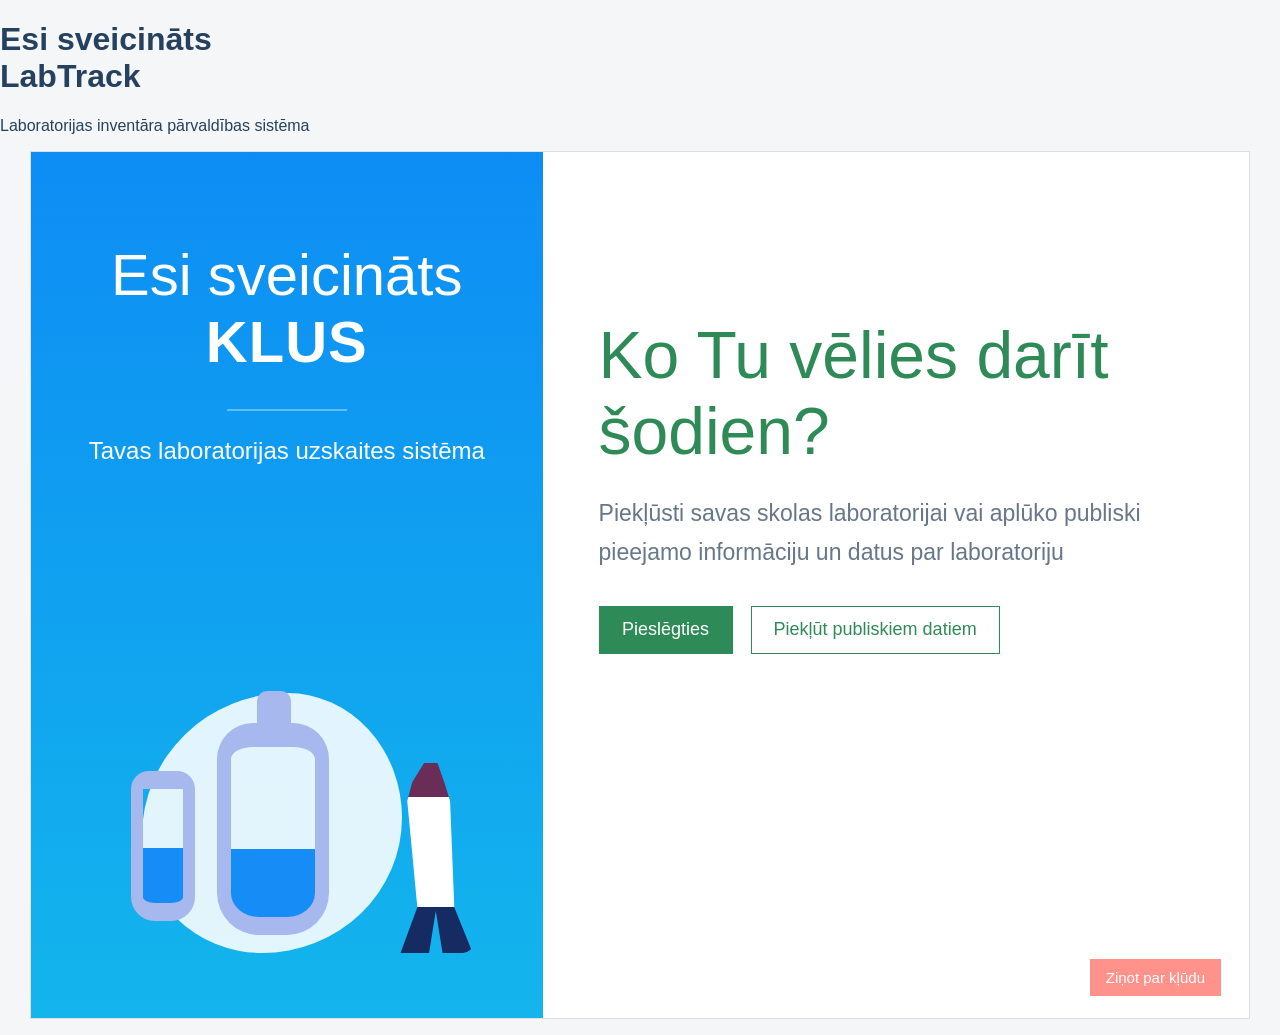
<file: index.html>
<!DOCTYPE html>
<html lang="lv">
<head>
  <meta charset="UTF-8" />
  <meta name="viewport" content="width=device-width, initial-scale=1.0" />
  <title>LabTrack - Sākums</title>
<h1>Esi sveicināts<br><span>LabTrack</span></h1>
<p>Laboratorijas inventāra pārvaldības sistēma</p>
  <link rel="stylesheet" href="styles.css" />
</head>
<body>
  <div class="page welcome-page">
    <div class="left-panel brand-panel">
      <div class="brand-content">
        <h1>Esi sveicināts<br><span>KLUS</span></h1>
        <div class="brand-line"></div>
        <p>Tavas laboratorijas uzskaites sistēma</p>
      </div>
      <div class="lab-illustration" aria-hidden="true">
        <div class="blob"></div>
        <div class="tube tube-left"></div>
        <div class="tube tube-center"></div>
        <div class="scientist"></div>
      </div>
    </div>

    <div class="right-panel">
      <div class="content-block intro-block">
        <h2>Ko Tu vēlies darīt<br>šodien?</h2>
        <p>Piekļūsti savas skolas laboratorijai vai aplūko publiski pieejamo
          informāciju un datus par laboratoriju</p>
        <div class="button-row">
          <a class="btn btn-primary" href="login.html">Pieslēgties</a>
          <a class="btn btn-outline" href="public.html">Piekļūt publiskiem datiem</a>
        </div>
      </div>

      <a class="bug-btn" href="#">Ziņot par kļūdu</a>
    </div>
  </div>
</body>
</html>
</file>
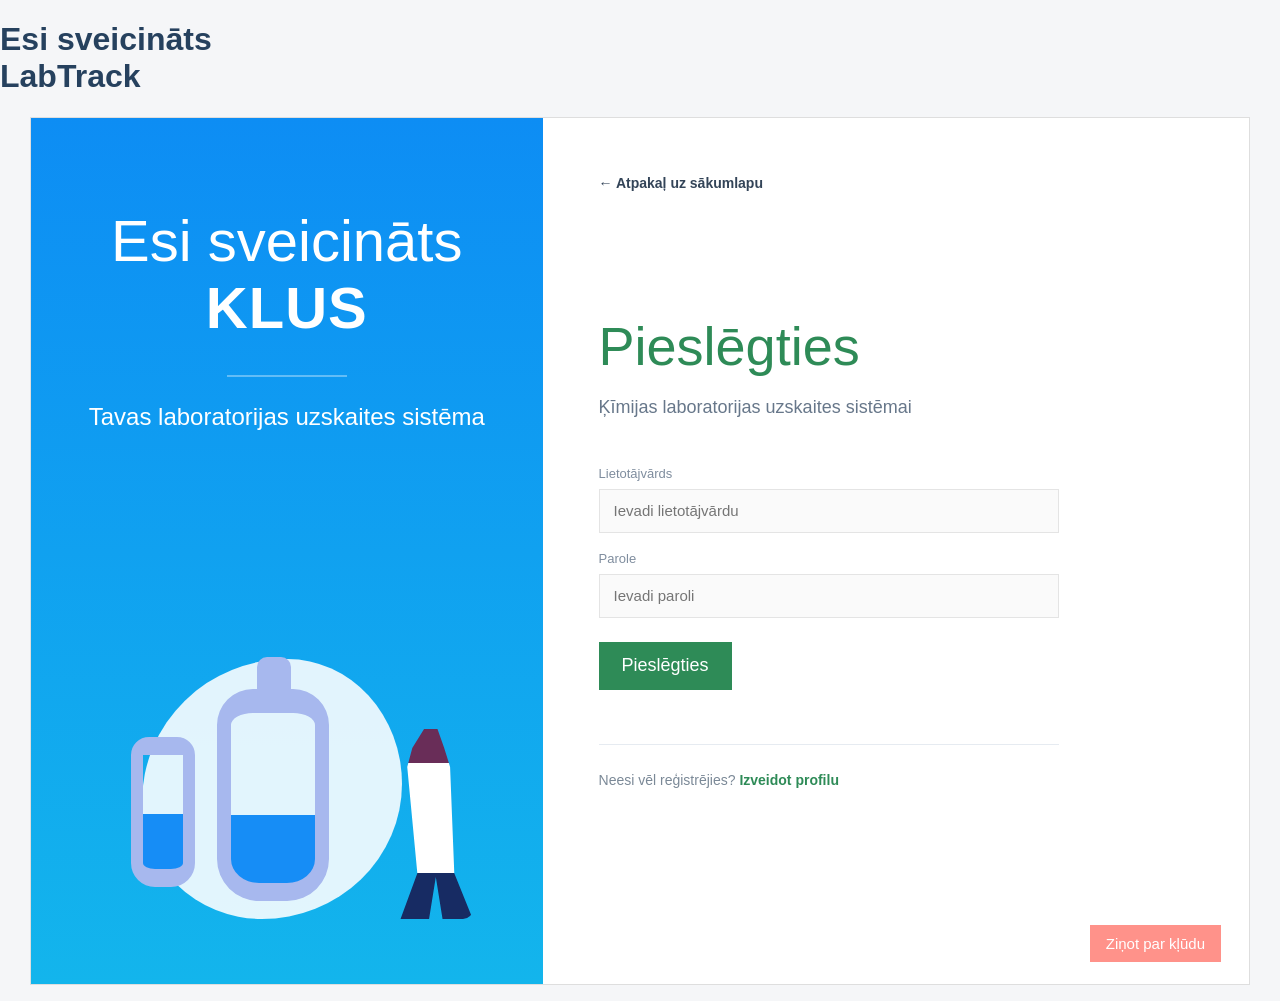
<file: login.html>
<!DOCTYPE html>
<html lang="lv">
<head>
  <meta charset="UTF-8" />
  <meta name="viewport" content="width=device-width, initial-scale=1.0" />
  <title>LabTrack - Pieslēgties</title>
<h1>Esi sveicināts<br><span>LabTrack</span></h1>
  <link rel="stylesheet" href="styles.css" />
</head>
<body>
  <div class="page split-page">
    <div class="left-panel brand-panel">
      <div class="brand-content">
        <h1>Esi sveicināts<br><span>KLUS</span></h1>
        <div class="brand-line"></div>
        <p>Tavas laboratorijas uzskaites sistēma</p>
      </div>
      <div class="lab-illustration" aria-hidden="true">
        <div class="blob"></div>
        <div class="tube tube-left"></div>
        <div class="tube tube-center"></div>
        <div class="scientist"></div>
      </div>
    </div>

    <div class="right-panel login-panel">
      <a class="back-link" href="index.html">&#8592; Atpakaļ uz sākumlapu</a>

      <div class="content-block login-block">
        <h2>Pieslēgties</h2>
        <p>Ķīmijas laboratorijas uzskaites sistēmai</p>

        <form class="login-form">
          <label for="email">Lietotājvārds</label>
          <input id="email" type="text" placeholder="Ievadi lietotājvārdu" />

          <label for="password">Parole</label>
          <input id="password" type="password" placeholder="Ievadi paroli" />

          <button type="button" class="btn btn-primary form-btn">Pieslēgties</button>
        </form>

        <div class="divider"></div>
        <p class="register-line">Neesi vēl reģistrējies? <a href="#">Izveidot profilu</a></p>
      </div>

      <a class="bug-btn" href="#">Ziņot par kļūdu</a>
    </div>
  </div>
</body>
</html>
</file>
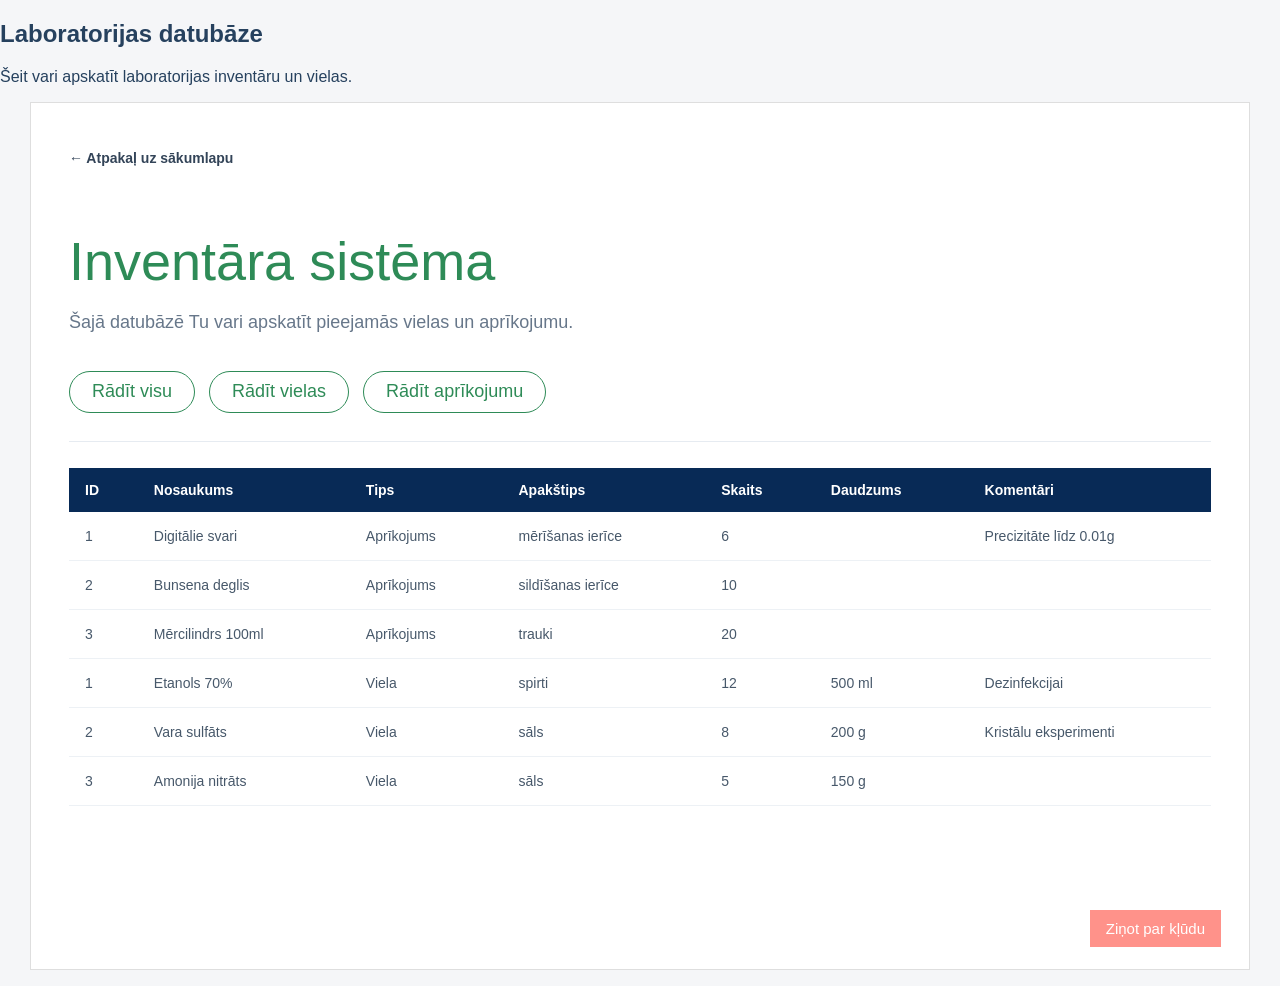
<file: public.html>
<!DOCTYPE html>
<html lang="lv">
<head>
  <meta charset="UTF-8" />
  <meta name="viewport" content="width=device-width, initial-scale=1.0" />
  <title>Laboratorijas pārskats</title>
<h2>Laboratorijas datubāze</h2>
<p>Šeit vari apskatīt laboratorijas inventāru un vielas.</p>
  <link rel="stylesheet" href="styles.css" />
</head>
<body>
  <div class="page database-page">
    <a class="back-link" href="index.html">← Atpakaļ uz sākumlapu</a>

    <div class="content-block db-header">
      <h2>Inventāra sistēma</h2>
      <p>Šajā datubāzē Tu vari apskatīt pieejamās vielas un aprīkojumu.</p>

      <div class="toolbar">
        <button type="button" class="btn btn-outline small" id="showAllBtn">
          Rādīt visu
        </button>
        <button type="button" class="btn btn-outline small" id="showVielasBtn">
          Rādīt vielas
        </button>
        <button type="button" class="btn btn-outline small" id="showInventarsBtn">
          Rādīt aprīkojumu
        </button>
      </div>
    </div>

    <div class="table-wrap">
      <table>
        <thead>
          <tr>
            <th>ID</th>
            <th>Nosaukums</th>
            <th>Tips</th>
            <th>Apakštips</th>
            <th>Skaits</th>
            <th>Daudzums</th>
            <th>Komentāri</th>
          </tr>
        </thead>
        <tbody id="dataTableBody"></tbody>
      </table>
    </div>

    <a class="bug-btn" href="#">Ziņot par kļūdu</a>
  </div>

  <script src="script.js"></script>
</body>
</html>
</file>
<file: styles.css>
:root {
  --bg: #1e1e1e;
  --text: #ffffff;
  --bg: #1e1e1e;
  --text: #ffffff;
  --blue-main: #2e8b57;
  --blue-dark: #1b4d3e;
  --blue-soft: #e9f4ff;
  --text: #26415e;
  --muted: #7a8a9d;
  --line: #e6ebf1;
  --bg: #f5f6f8;
  --danger: #ff928a;
}

* {
  box-sizing: border-box;
}

body {
  margin: 0;
  font-family: Arial, Helvetica, sans-serif;
  background: var(--bg);
  color: var(--text);
}

a {
  text-decoration: none;
}

.page {
  width: min(1220px, calc(100vw - 32px));
  min-height: calc(100vh - 32px);
  margin: 16px auto;
  background: #fff;
  border: 1px solid #dedede;
  position: relative;
  overflow: hidden;
}

.welcome-page,
.split-page {
  display: grid;
  grid-template-columns: 42% 58%;
}

.left-panel {
  min-height: 760px;
  background: linear-gradient(180deg, #0d8df4 0%, #13b5ec 100%);
  color: #fff;
  position: relative;
}

.brand-content {
  text-align: center;
  padding-top: 90px;
}

.brand-content h1 {
  margin: 0;
  font-size: 58px;
  line-height: 1.15;
  font-weight: 300;
}

.brand-content h1 span {
  font-weight: 700;
  letter-spacing: 1px;
}

.brand-line {
  width: 120px;
  height: 2px;
  background: rgba(255, 255, 255, 0.35);
  margin: 34px auto 26px;
}

.brand-content p {
  margin: 0;
  font-size: 24px;
  font-weight: 300;
}

.lab-illustration {
  position: absolute;
  left: 50%;
  bottom: 55px;
  width: 380px;
  height: 340px;
  transform: translateX(-50%);
}

.blob {
  position: absolute;
  left: 45px;
  bottom: 10px;
  width: 260px;
  height: 260px;
  background: rgba(255, 255, 255, 0.88);
  border-radius: 56% 44% 54% 46% / 55% 48% 52% 45%;
}

.tube,
.scientist,
.tube::before,
.tube::after {
  position: absolute;
  display: block;
  content: "";
}

.tube-left {
  left: 34px;
  bottom: 42px;
  width: 64px;
  height: 150px;
  border: 12px solid #a7b8ee;
  border-top-width: 18px;
  border-bottom-width: 18px;
  border-radius: 18px 18px 24px 24px;
  background: linear-gradient(180deg, transparent 0 52%, #168df6 52%);
}

.tube-center {
  left: 120px;
  bottom: 28px;
  width: 112px;
  height: 212px;
  border: 14px solid #a7b8ee;
  border-top-width: 24px;
  border-bottom-width: 18px;
  border-radius: 36px 36px 42px 42px;
  background: linear-gradient(180deg, transparent 0 60%, #168df6 60%);
}

.tube-center::before {
  left: 26px;
  top: -56px;
  width: 34px;
  height: 56px;
  background: #a7b8ee;
  border-radius: 10px 10px 0 0;
}

.scientist {
  right: 4px;
  bottom: 10px;
  width: 84px;
  height: 190px;
  background: linear-gradient(180deg, #692d58 0 18%, #ffffff 18% 76%, #172b63 76% 100%);
  clip-path: polygon(42% 0, 58% 0, 66% 10%, 73% 20%, 78% 76%, 100% 100%, 64% 100%, 56% 78%, 48% 100%, 14% 100%, 34% 76%, 22% 20%, 28% 10%);
  border-radius: 10px;
}

.right-panel,
.top-panel {
  position: relative;
  padding: 56px 56px 90px;
}

.intro-block {
  margin-top: 110px;
  max-width: 560px;
}

.content-block h2 {
  margin: 0 0 24px;
  font-size: 66px;
  line-height: 1.15;
  color: var(--blue-main);
  font-weight: 500;
}

.content-block p {
  font-size: 23px;
  line-height: 1.7;
  color: #67778a;
  margin: 0 0 34px;
}

.button-row {
  display: flex;
  gap: 18px;
  flex-wrap: wrap;
}

.btn {
  display: inline-flex;
  align-items: center;
  justify-content: center;
  min-width: 134px;
  height: 48px;
  padding: 0 22px;
  border-radius: 0;
  font-size: 18px;
  border: 1px solid var(--blue-main);
  cursor: pointer;
}

.btn-primary {
  background: var(--blue-main);
  color: #fff;
}

.btn-outline {
  background: #fff;
  color: var(--blue-main);
}

.small {
  min-width: 125px;
  height: 42px;
  border-radius: 22px;
}

.bug-btn {
  position: absolute;
  right: 28px;
  bottom: 22px;
  background: var(--danger);
  color: #fff;
  padding: 10px 16px;
  font-size: 15px;
  border-radius: 0;
}

.back-link {
  display: inline-block;
  color: #334458;
  font-size: 14px;
  font-weight: 600;
  margin-bottom: 64px;
}

.login-block {
  max-width: 460px;
  margin-top: 60px;
}

.login-block h2,
.db-header h2 {
  font-size: 54px;
  margin-bottom: 16px;
}

.login-block p,
.db-header p {
  font-size: 18px;
  line-height: 1.6;
}

.login-form {
  margin-top: 44px;
}

.login-form label {
  display: block;
  margin-bottom: 8px;
  color: #7f8d9e;
  font-size: 13px;
}

.login-form input {
  width: 100%;
  height: 44px;
  border: 1px solid #e4e4e4;
  padding: 0 14px;
  margin-bottom: 18px;
  font-size: 15px;
  background: #fafafa;
}

.form-btn {
  min-width: 122px;
  margin-top: 6px;
}

.divider {
  height: 1px;
  background: var(--line);
  margin: 54px 0 24px;
}

.register-line {
  font-size: 14px !important;
  color: #7b8997 !important;
}

.register-line a {
  color: var(--blue-main);
  font-weight: 600;
}

.database-page {
  padding: 46px 38px 90px;
}

.db-header {
  max-width: 760px;
}

.toolbar {
  display: flex;
  gap: 14px;
  flex-wrap: wrap;
  align-items: center;
  margin-top: 28px;
}

.toolbar input {
  width: 240px;
  height: 42px;
  border-radius: 22px;
  border: 1px solid #e4e8ee;
  padding: 0 14px;
}

.table-wrap {
  margin-top: 28px;
  border-top: 1px solid var(--line);
  padding-top: 26px;
}

table {
  width: 100%;
  border-collapse: collapse;
  font-size: 14px;
}

thead th {
  background: #082a56;
  color: #fff;
  text-align: left;
  padding: 14px 16px;
  font-weight: 600;
}

tbody td {
  padding: 16px;
  border-bottom: 1px solid #edf1f5;
  color: #47586a;
}

@media (max-width: 980px) {
  .welcome-page,
  .split-page {
    grid-template-columns: 1fr;
  }

  .left-panel {
    min-height: 540px;
  }

  .right-panel,
  .top-panel,
  .database-page {
    padding: 28px 24px 80px;
  }

  .content-block h2 {
    font-size: 42px;
  }

  .brand-content h1 {
    font-size: 42px;
  }

  .brand-content p {
    font-size: 18px;
  }

  .lab-illustration {
    width: 300px;
    height: 260px;
  }

  .blob {
    width: 210px;
    height: 210px;
  }
}
</file>
